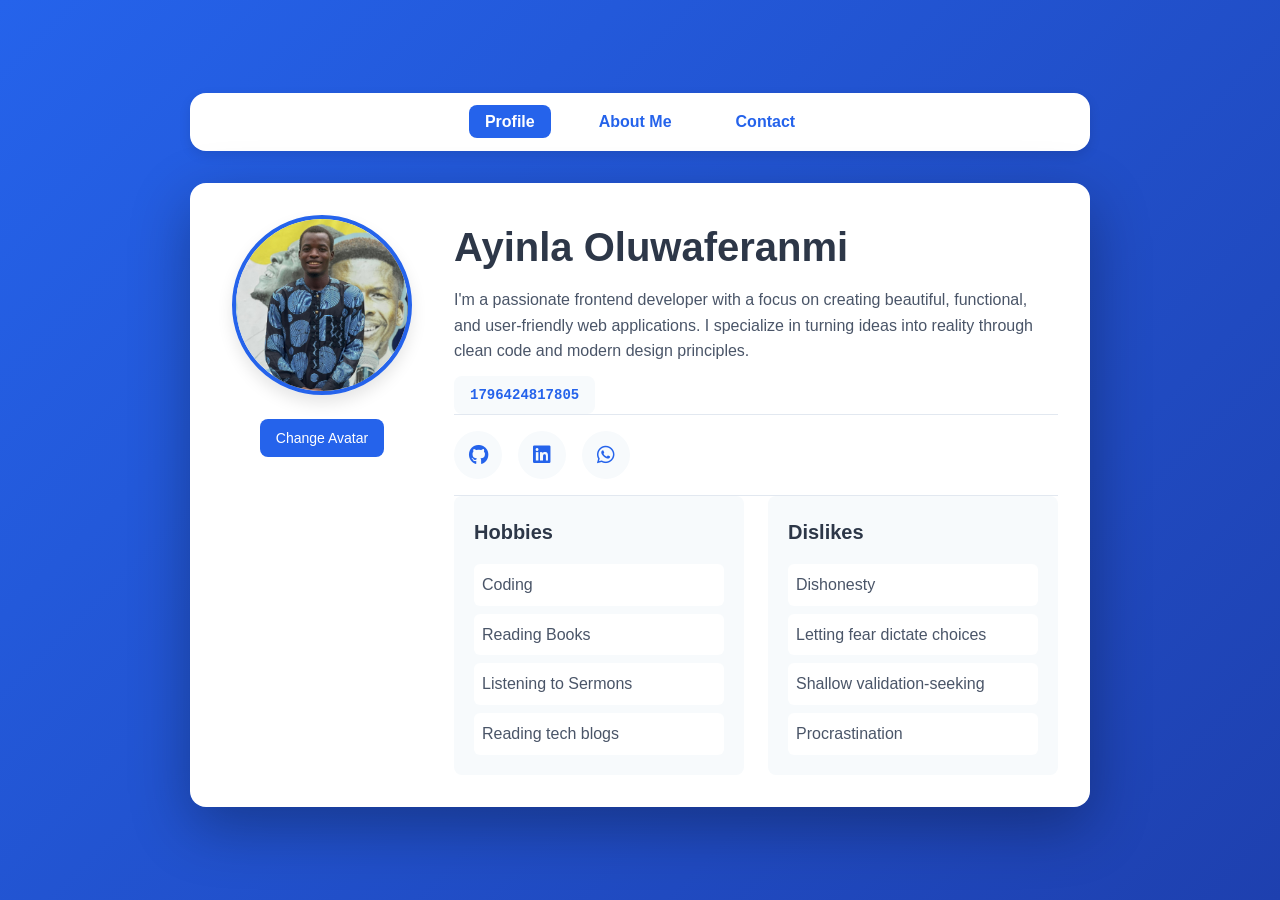
<file: index.html>
<!DOCTYPE html>
<html lang="en">
<head>
    <meta charset="UTF-8">
    <meta name="viewport" content="width=device-width, initial-scale=1.0">
    <title>Oluwaferanmi Profile Card</title>
    <link rel="stylesheet" href="https://cdnjs.cloudflare.com/ajax/libs/font-awesome/6.4.0/css/all.min.css">
    <link rel="stylesheet" href="styles.css">
</head>
<body>
    <div class="container">
        <!-- Navigation -->
        <nav class="main-nav" aria-label="Main navigation">
            <ul class="nav-list">
                <li><a href="index.html" class="nav-link active">Profile</a></li>
                <li><a href="about.html" class="nav-link">About Me</a></li>
                <li><a href="contact.html" class="nav-link">Contact</a></li>
            </ul>
        </nav>

        <article class="profile-card" data-testid="test-profile-card">
            <div class="card-content">
                <aside class="avatar-section">
                    <figure class="avatar-figure">
                        <img src="assets/avatar-img.jpg" alt="Oluwaferanmi's Avatar" class="avatar-img" data-testid="test-user-avatar" id="avatarImage">
                    </figure>
                    <div class="upload-container">
                        <label class="upload-label" for="avatarUpload">
                            <span class="upload-text">Change Avatar</span>
                            <input type="file" accept="image/*" id="avatarUpload" class="upload-input" aria-label="Upload new avatar image">
                        </label>
                    </div>
                </aside>
                <div class="main-content">
                    <header class="card-header">
                        <h2 class="user-name" data-testid="test-user-name">Ayinla Oluwaferanmi</h2>
                        <p class="user-bio" data-testid="test-user-bio">
                            I'm a passionate frontend developer with a focus on creating beautiful, functional, and user-friendly web applications.
                            I specialize in turning ideas into reality through clean code and modern design principles.
                        </p>
                        <div>
                            <span class="sr-only">Current TimeStamp</span>
                            <time id="currentTime" class="user-time" data-testid="test-user-time"></time>
                        </div>
                    </header>
                   
                    <nav class="social-nav" aria-label="Social media links">
                        <ul class="social-list" data-testid="test-user-social-links">
                            <li>
                                <a 
                                    href="https://github.com/Nouth-Ayinla" 
                                    class="social-link"
                                    data-testid="test-user-social-github"
                                    target="_blank"
                                    rel="noopener noreferrer"
                                    aria-label="Visit GitHub profile (opens in new tab)"
                                >
                                    <i class="fab fa-github"></i>
                                </a>
                            </li>
                            <li>
                                <a 
                                    href="https://www.linkedin.com/in/oluwaferanmi-ayinla-435773277" 
                                    class="social-link"
                                    data-testid="test-user-social-linkedin"
                                    target="_blank"
                                    rel="noopener noreferrer"
                                    aria-label="Visit LinkedIn profile (opens in new tab)"
                                >
                                    <i class="fab fa-linkedin"></i>
                                </a>
                            </li>
                            <li>
                                <a 
                                    href="https://wa.me/2349029278707" 
                                    class="social-link"
                                    data-testid="test-user-social-whatsapp"
                                    target="_blank"
                                    rel="noopener noreferrer"
                                    aria-label="Contact via WhatsApp (opens in new tab)"
                                >
                                    <i class="fab fa-whatsapp"></i>
                                </a>
                            </li>
                        </ul>
                    </nav>

                    <div class="lists-container">
                        <section class="list-section hobbies">
                            <h3 class="list-title">Hobbies</h3>
                            <ul class="list-items" data-testid="test-user-hobbies">
                                <li class="list-item">Coding</li>
                                <li class="list-item">Reading Books</li>
                                <li class="list-item">Listening to Sermons</li>
                                <li class="list-item">Reading tech blogs</li>
                            </ul>
                        </section>

                        <section class="list-section dislikes">
                            <h3 class="list-title">Dislikes</h3>
                            <ul class="list-items" data-testid="test-user-dislikes">
                                <li class="list-item">Dishonesty</li>
                                <li class="list-item">Letting fear dictate choices</li>
                                <li class="list-item">Shallow validation-seeking</li>
                                <li class="list-item">Procrastination</li>
                            </ul>
                        </section>
                    </div>
                </div>
            </div>
        </article>
    </div>

    <script src="script.js"></script>
</body>
</html>
</file>
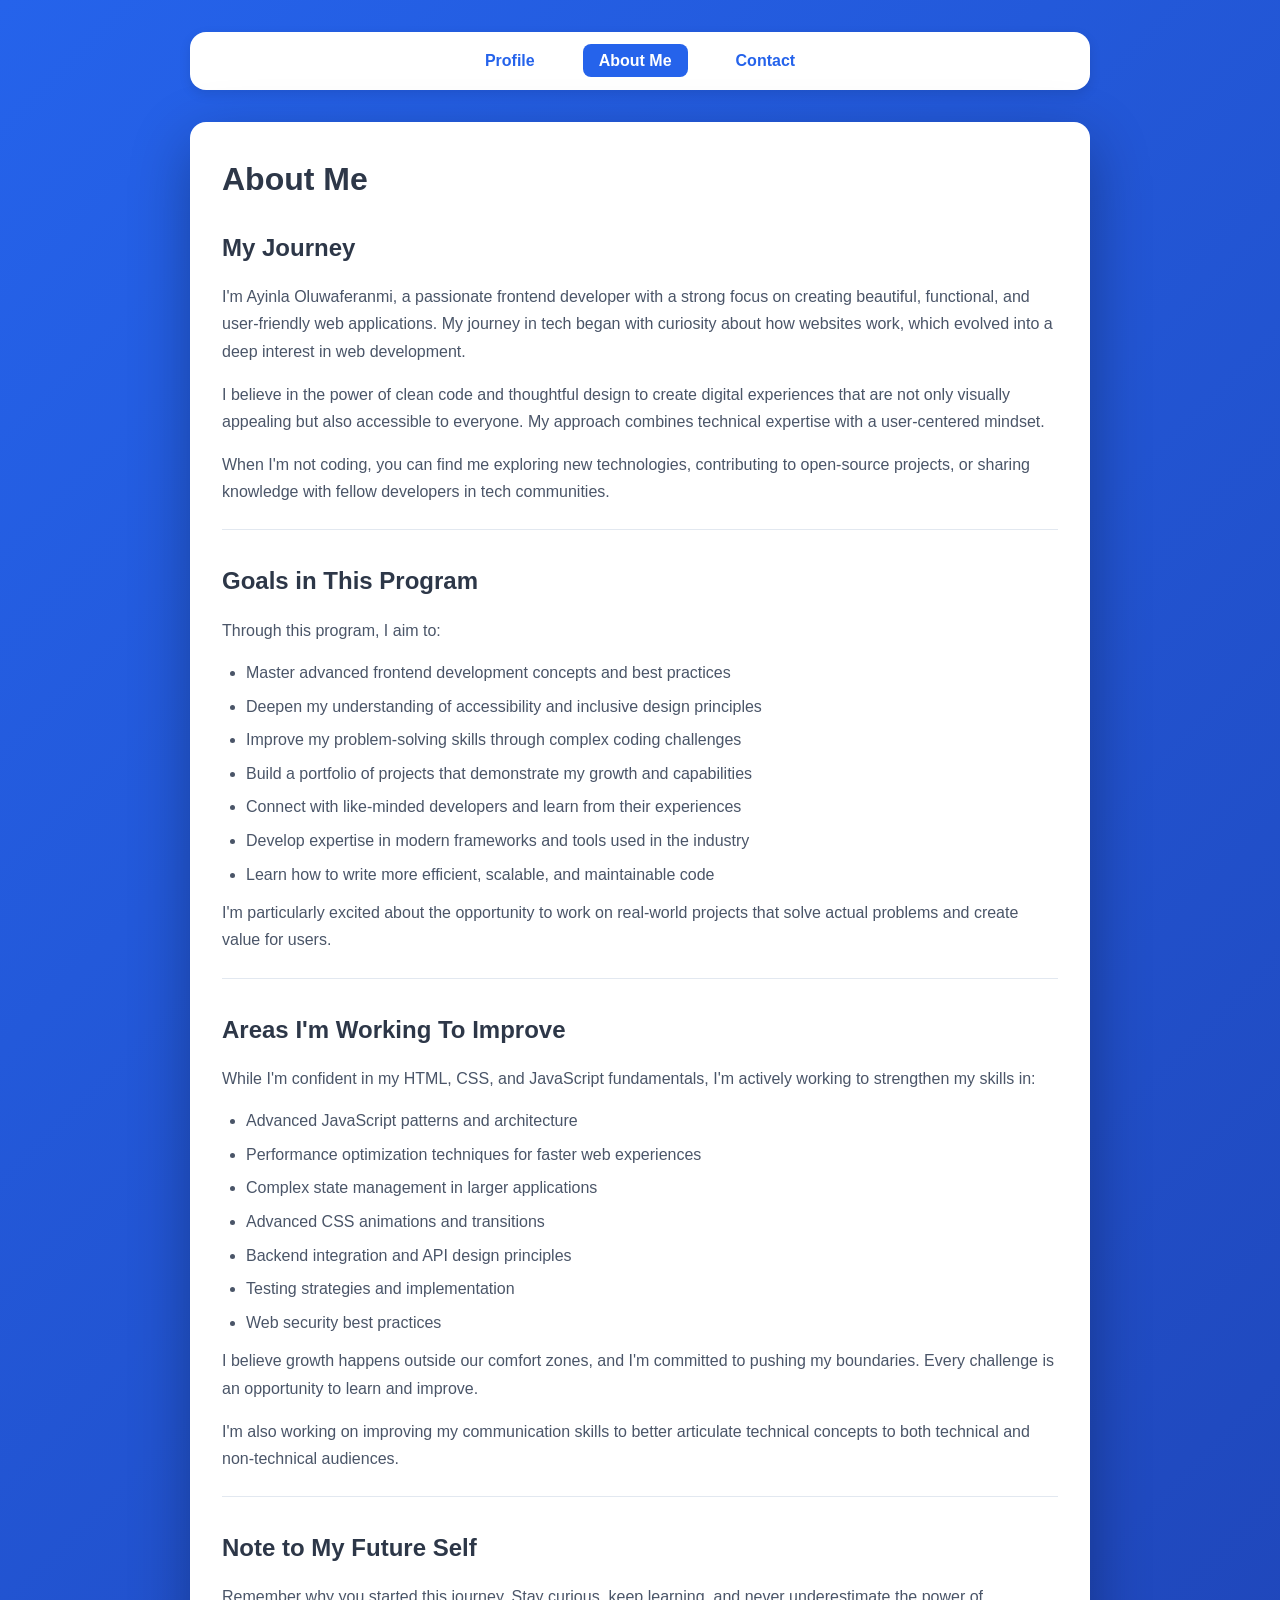
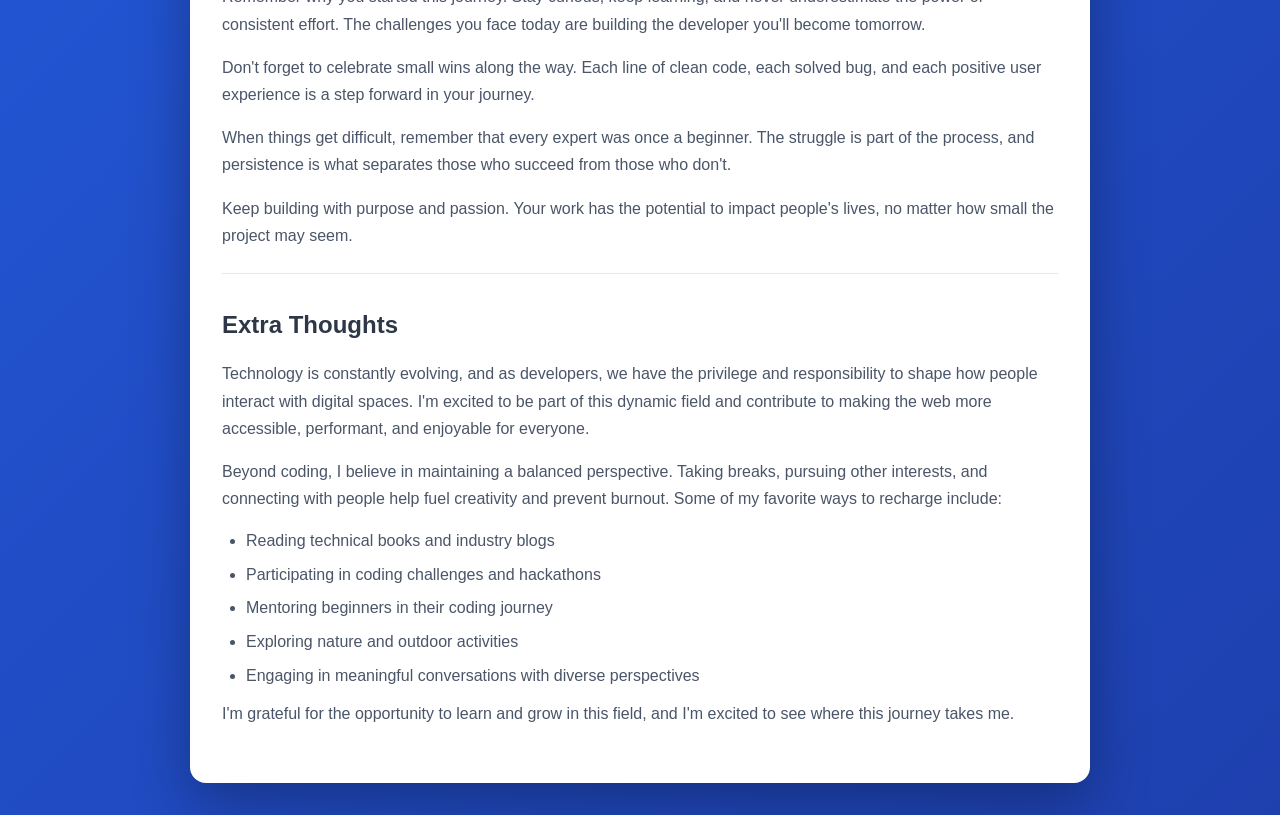
<file: about.html>
<!DOCTYPE html>
<html lang="en">
<head>
    <meta charset="UTF-8">
    <meta name="viewport" content="width=device-width, initial-scale=1.0">
    <title>About Me - Oluwaferanmi</title>
    <link rel="stylesheet" href="https://cdnjs.cloudflare.com/ajax/libs/font-awesome/6.4.0/css/all.min.css">
    <link rel="stylesheet" href="styles.css">
</head>
<body>
    <div class="container">
        <!-- Navigation -->
        <nav class="main-nav" aria-label="Main navigation">
            <ul class="nav-list">
                <li><a href="index.html" class="nav-link">Profile</a></li>
                <li><a href="about.html" class="nav-link active">About Me</a></li>
                <li><a href="contact.html" class="nav-link">Contact</a></li>
            </ul>
        </nav>

        <!-- About Me Page Content -->
        <main class="page-container" data-testid="test-about-page">
            <h1 class="page-title">About Me</h1>
            
            <section class="about-section" data-testid="test-about-bio">
                <h2 class="section-title">My Journey</h2>
                <div class="section-content">
                    <p>I'm Ayinla Oluwaferanmi, a passionate frontend developer with a strong focus on creating beautiful, functional, and user-friendly web applications. My journey in tech began with curiosity about how websites work, which evolved into a deep interest in web development.</p>
                    <p>I believe in the power of clean code and thoughtful design to create digital experiences that are not only visually appealing but also accessible to everyone. My approach combines technical expertise with a user-centered mindset.</p>
                    <p>When I'm not coding, you can find me exploring new technologies, contributing to open-source projects, or sharing knowledge with fellow developers in tech communities.</p>
                </div>
            </section>

            <section class="about-section" data-testid="test-about-goals">
                <h2 class="section-title">Goals in This Program</h2>
                <div class="section-content">
                    <p>Through this program, I aim to:</p>
                    <ul>
                        <li>Master advanced frontend development concepts and best practices</li>
                        <li>Deepen my understanding of accessibility and inclusive design principles</li>
                        <li>Improve my problem-solving skills through complex coding challenges</li>
                        <li>Build a portfolio of projects that demonstrate my growth and capabilities</li>
                        <li>Connect with like-minded developers and learn from their experiences</li>
                        <li>Develop expertise in modern frameworks and tools used in the industry</li>
                        <li>Learn how to write more efficient, scalable, and maintainable code</li>
                    </ul>
                    <p>I'm particularly excited about the opportunity to work on real-world projects that solve actual problems and create value for users.</p>
                </div>
            </section>

            <section class="about-section" data-testid="test-about-confidence">
                <h2 class="section-title">Areas I'm Working To Improve</h2>
                <div class="section-content">
                    <p>While I'm confident in my HTML, CSS, and JavaScript fundamentals, I'm actively working to strengthen my skills in:</p>
                    <ul>
                        <li>Advanced JavaScript patterns and architecture</li>
                        <li>Performance optimization techniques for faster web experiences</li>
                        <li>Complex state management in larger applications</li>
                        <li>Advanced CSS animations and transitions</li>
                        <li>Backend integration and API design principles</li>
                        <li>Testing strategies and implementation</li>
                        <li>Web security best practices</li>
                    </ul>
                    <p>I believe growth happens outside our comfort zones, and I'm committed to pushing my boundaries. Every challenge is an opportunity to learn and improve.</p>
                    <p>I'm also working on improving my communication skills to better articulate technical concepts to both technical and non-technical audiences.</p>
                </div>
            </section>

            <section class="about-section" data-testid="test-about-future-note">
                <h2 class="section-title">Note to My Future Self</h2>
                <div class="section-content">
                    <p>Remember why you started this journey. Stay curious, keep learning, and never underestimate the power of consistent effort. The challenges you face today are building the developer you'll become tomorrow.</p>
                    <p>Don't forget to celebrate small wins along the way. Each line of clean code, each solved bug, and each positive user experience is a step forward in your journey.</p>
                    <p>When things get difficult, remember that every expert was once a beginner. The struggle is part of the process, and persistence is what separates those who succeed from those who don't.</p>
                    <p>Keep building with purpose and passion. Your work has the potential to impact people's lives, no matter how small the project may seem.</p>
                </div>
            </section>

            <section class="about-section" data-testid="test-about-extra">
                <h2 class="section-title">Extra Thoughts</h2>
                <div class="section-content">
                    <p>Technology is constantly evolving, and as developers, we have the privilege and responsibility to shape how people interact with digital spaces. I'm excited to be part of this dynamic field and contribute to making the web more accessible, performant, and enjoyable for everyone.</p>
                    <p>Beyond coding, I believe in maintaining a balanced perspective. Taking breaks, pursuing other interests, and connecting with people help fuel creativity and prevent burnout. Some of my favorite ways to recharge include:</p>
                    <ul>
                        <li>Reading technical books and industry blogs</li>
                        <li>Participating in coding challenges and hackathons</li>
                        <li>Mentoring beginners in their coding journey</li>
                        <li>Exploring nature and outdoor activities</li>
                        <li>Engaging in meaningful conversations with diverse perspectives</li>
                    </ul>
                    <p>I'm grateful for the opportunity to learn and grow in this field, and I'm excited to see where this journey takes me.</p>
                </div>
            </section>
        </main>
    </div>

    <script src="script.js"></script>
</body>
</html>
</file>
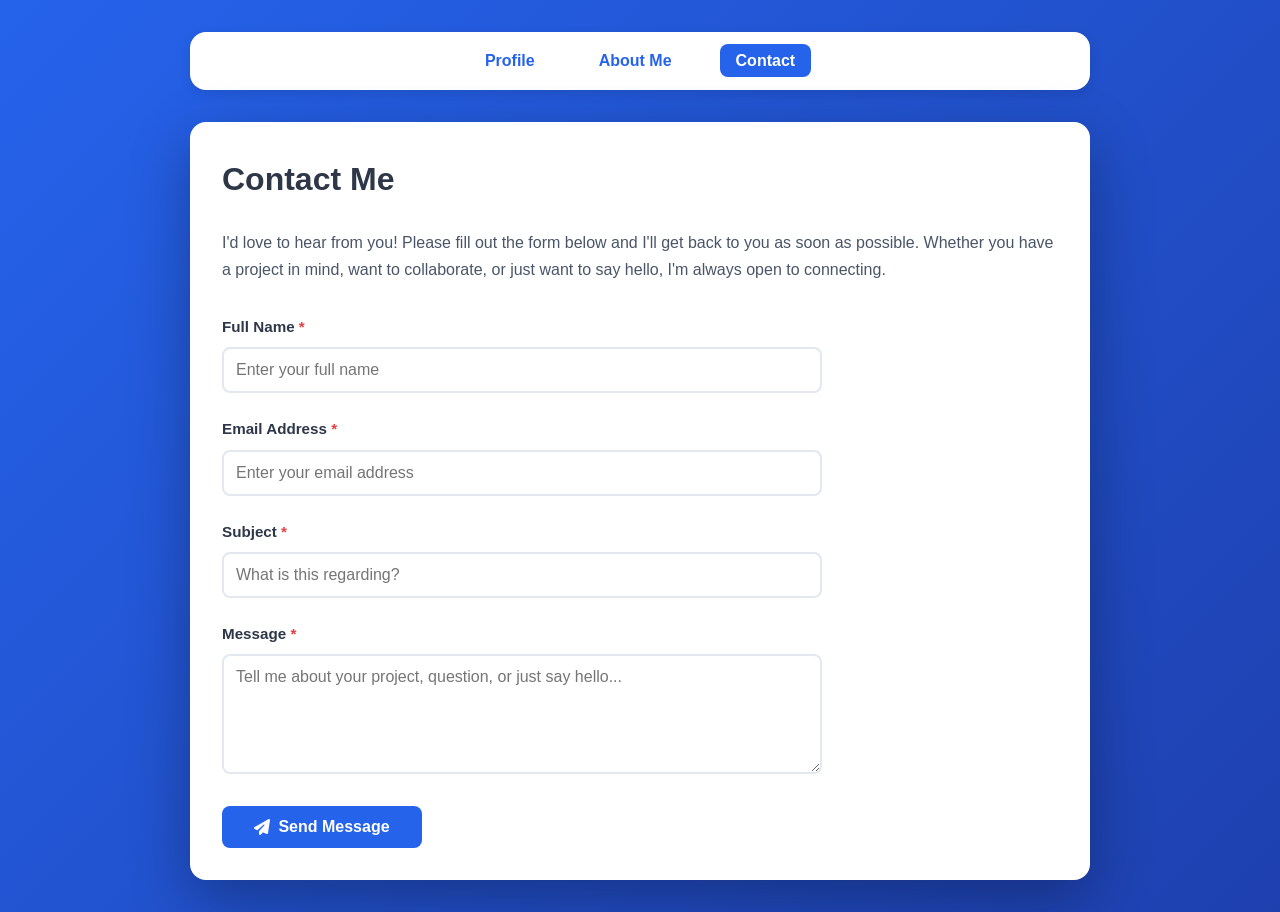
<file: contact.html>
<!DOCTYPE html>
<html lang="en">
<head>
    <meta charset="UTF-8">
    <meta name="viewport" content="width=device-width, initial-scale=1.0">
    <title>Contact Us - Oluwaferanmi</title>
    <link rel="stylesheet" href="https://cdnjs.cloudflare.com/ajax/libs/font-awesome/6.4.0/css/all.min.css">
    <link rel="stylesheet" href="styles.css">
</head>
<body>
    <div class="container">
        <!-- Navigation -->
        <nav class="main-nav" aria-label="Main navigation">
            <ul class="nav-list">
                <li><a href="index.html" class="nav-link">Profile</a></li>
                <li><a href="about.html" class="nav-link">About Me</a></li>
                <li><a href="contact.html" class="nav-link active">Contact</a></li>
            </ul>
        </nav>

        <!-- Contact Form -->
        <main class="page-container">
            <h1 class="page-title">Contact Me</h1>
            <p class="contact-intro">I'd love to hear from you! Please fill out the form below and I'll get back to you as soon as possible. Whether you have a project in mind, want to collaborate, or just want to say hello, I'm always open to connecting.</p>
            
            <div class="success-message" data-testid="test-contact-success">
                <i class="fas fa-check-circle"></i>
                Thank you for your message! I'll get back to you soon.
            </div>
            
            <form class="form-container" id="contactForm" novalidate>
                <div class="form-group">
                    <label for="fullName" class="form-label">Full Name <span class="required-asterisk">*</span></label>
                    <input 
                        type="text" 
                        id="fullName" 
                        class="form-input" 
                        data-testid="test-contact-name"
                        aria-describedby="name-error"
                        aria-required="true"
                        required
                        placeholder="Enter your full name"
                    >
                    <span class="error-message" id="name-error" data-testid="test-contact-error-name" 
      role="alert" aria-live="polite">
                        <i class="fas fa-exclamation-circle"></i>
                        Please enter your full name
                    </span>
                </div>
                
                <div class="form-group">
                    <label for="email" class="form-label">Email Address <span class="required-asterisk">*</span></label>
                    <input 
                        type="email" 
                        id="email" 
                        class="form-input" 
                        data-testid="test-contact-email"
                        aria-describedby="email-error"
                        aria-required="true"
                        required
                        placeholder="Enter your email address"
                    >
                    <div class="error-message" id="email-error" data-testid="test-contact-error-email">
                        <i class="fas fa-exclamation-circle"></i>
                        Please enter a valid email address
                    </div>
                </div>
                
                <div class="form-group">
                    <label for="subject" class="form-label">Subject <span class="required-asterisk">*</span></label>
                    <input 
                        type="text" 
                        id="subject" 
                        class="form-input" 
                        data-testid="test-contact-subject"
                        aria-describedby="subject-error"
                        aria-required="true"
                        required
                        placeholder="What is this regarding?"
                    >
                    <div class="error-message" id="subject-error" data-testid="test-contact-error-subject">
                        <i class="fas fa-exclamation-circle"></i>
                        Please enter a subject
                    </div>
                </div>
                
                <div class="form-group">
                    <label for="message" class="form-label">Message <span class="required-asterisk">*</span></label>
                    <textarea 
                        id="message" 
                        class="form-textarea" 
                        data-testid="test-contact-message"
                        aria-describedby="message-error"
                        aria-required="true"
                        required
                        placeholder="Tell me about your project, question, or just say hello..."
                    ></textarea>
                    <div class="error-message" id="message-error" data-testid="test-contact-error-message">
                        <i class="fas fa-exclamation-circle"></i>
                        Message must be at least 10 characters long
                    </div>
                </div>
                
                <button type="submit" class="btn" data-testid="test-contact-submit">
                    <i class="fas fa-paper-plane"></i>
                    Send Message
                </button>
            </form>

           
        </main>
    </div>

    <script src="script.js"></script>
</body>
</html>
</file>
<file: styles.css>
/* Base styles */
* {
    margin: 0;
    padding: 0;
    box-sizing: border-box;
}

body {
    font-family: 'Poppins', sans-serif;
    background: linear-gradient(135deg, #2563eb 0%, #1e40af);
    min-height: 100vh;
    display: flex;
    flex-direction: column;
    align-items: center;
    justify-content: center;
    padding: 1rem;
    line-height: 1.6;
}

.container {
    max-width: 1200px;
    width: 100%;
    display: flex;
    flex-direction: column;
    align-items: center;
}

/* Navigation */
.main-nav {
    background: #ffffff;
    border-radius: 1rem;
    box-shadow: 0 4px 12px rgba(0,0,0,0.1);
    margin-bottom: 2rem;
    padding: 1rem;
    width: 100%;
    max-width: 900px;
}

.nav-list {
    display: flex;
    list-style: none;
    justify-content: center;
    gap: 1rem;
    flex-wrap: wrap;
}

.nav-link {
    text-decoration: none;
    color: #2563eb;
    font-weight: 600;
    padding: 0.5rem 1rem;
    border-radius: 0.5rem;
    transition: all 0.3s ease;
    font-size: 0.9rem;
    position: relative;
}

.nav-link:hover, .nav-link.active {
    background: #2563eb;
    color: white;
}

.nav-link:focus {
    outline: 2px solid #2d3748;
    outline-offset: 2px;
}

/* Profile Card Styles */
.profile-card {
    background: #ffffff;
    border-radius: 1rem;
    box-shadow: 0 20px 60px rgba(0,0,0,0.3);
    width: 100%;
    max-width: 900px;
    animation: slideIn 0.5s ease-out;
}

@keyframes slideIn {
    from {
        opacity: 0;
        transform: translateY(20px);
    }
    to {
        opacity: 1;
        transform: translateY(0);
    }
}

.card-content {
    display: flex;
    flex-direction: column;
    gap: 2rem;
    padding: 1.5rem;
}

/* Avatar Section */
.avatar-section {
    display: flex;
    flex-direction: column;
    align-items: center;
    gap: 1rem;
}

.avatar-figure {
    margin: 0;
}

.avatar-img {
    width: 120px;
    height: 120px;
    border-radius: 50%;
    object-fit: cover;
    border: 4px solid #2563eb;
    box-shadow: 0 8px 16px rgba(0, 0, 0, 0.1);
    transition: transform 0.3s ease;
}

.avatar-img:hover {
    transform: scale(1.05);
}

.upload-container {
    display: flex;
    flex-direction: column;
    align-items: center;
    gap: 0.5rem;
}

.upload-label {
    display: inline-block;
    padding: 0.5rem 1rem;
    background: #2563eb;
    color: white;
    border-radius: 0.5rem;
    cursor: pointer;
    font-size: 0.875rem;
    transition: all 0.3s ease;
}

.upload-label:hover,
.upload-label:focus-within {
    background: #1e40af;
    transform: translateY(-2px);
    box-shadow: 0 4px 8px rgba(37, 99, 235, 0.3);
}

.upload-input {
    position: absolute;
    width: 1px;
    height: 1px;
    padding: 0;
    margin: -1px;
    overflow: hidden;
    clip: rect(0, 0, 0, 0);
    white-space: nowrap;
    border: 0;
}

/* Header Section */
.card-header {
    text-align: center;
}

.user-name {
    font-size: 1.75rem;
    font-weight: 700;
    color: #2d3748;
    margin-bottom: 0.5rem;
}

.user-bio {
    color: #4a5568;
    font-size: 1rem;
    max-width: 600px;
    margin: 0 auto;
}

.user-time {
    display: inline-block;
    margin-top: 0.75rem;
    padding: 0.5rem 1rem;
    background: #f7fafc;
    border-radius: 0.5rem;
    font-family: 'Courier New', monospace;
    font-size: 0.875rem;
    color: #2563eb;
    font-weight: 600;
}

/* Social Links */
.social-nav {
    display: flex;
    justify-content: center;
    flex-wrap: wrap;
    gap: 1rem;
    padding: 1rem 0;
    border-top: 1px solid #e2e8f0;
    border-bottom: 1px solid #e2e8f0;
}

.social-list {
    display: flex;
    gap: 1rem;
    list-style: none;
    flex-wrap: wrap;
    justify-content: center;
}

.social-link {
    display: flex;
    align-items: center;
    justify-content: center;
    width: 2.5rem;
    height: 2.5rem;
    background: #f7fafc;
    border-radius: 50%;
    text-decoration: none;
    color: #2563eb;
    font-weight: 500;
    font-size: 1.1rem;
    transition: all 0.3s ease;
    border: 2px solid transparent;
}

.social-link:hover,
.social-link:focus {
    background: #2563eb;
    color: white;
    transform: translateY(-4px);
    box-shadow: 0 6px 12px rgba(37, 99, 235, 0.3);
    outline: none;
}

.social-link:focus {
    border-color: #2d3748;
}

/* Lists Section */
.lists-container {
    display: grid;
    grid-template-columns: 1fr;
    gap: 1.5rem;
}

.list-section {
    background: #f7fafc;
    padding: 1.25rem;
    border-radius: 0.5rem;
}

.list-title {
    font-size: 1.25rem;
    font-weight: 600;
    color: #2d3748;
    margin-bottom: 1rem;
    display: flex;
    align-items: center;
    gap: 0.5rem;
}

.list-items {
    list-style: none;
    display: flex;
    flex-direction: column;
    gap: 0.5rem;
}

.list-item {
    padding: 0.5rem;
    background: white;
    border-radius: 0.375rem;
    color: #4a5568;
    display: flex;
    align-items: center;
    gap: 0.5rem;
    transition: transform 0.2s ease;
}

.list-item:hover {
    transform: translateX(5px);
}

/* Page container for About and Contact pages */
.page-container {
    background: #ffffff;
    border-radius: 1rem;
    box-shadow: 0 20px 60px rgba(0,0,0,0.3);
    padding: 1.5rem;
    animation: slideIn 0.5s ease-out;
    width: 100%;
    max-width: 900px;
}

.page-title {
    font-size: 1.75rem;
    font-weight: 700;
    color: #2d3748;
    margin-bottom: 1.5rem;
    text-align: center;
}

/* Contact page intro */
.contact-intro {
    margin-bottom: 2rem;
    color: #4a5568;
    line-height: 1.7;
}

/* Other contact section */
.other-contact-section {
    margin-top: 3rem;
    padding-top: 2rem;
    border-top: 1px solid #e2e8f0;
}

/* Required asterisk */
.required-asterisk {
    color: #e53e3e;
}

/* Form styles */
.form-container {
    width: 100%;
}

.form-group {
    margin-bottom: 1.5rem;
}

.form-label {
    display: block;
    margin-bottom: 0.5rem;
    font-weight: 600;
    color: #2d3748;
    font-size: 0.95rem;
}

.form-input, .form-textarea {
    width: 100%;
    padding: 0.75rem;
    border: 2px solid #e2e8f0;
    border-radius: 0.5rem;
    font-family: inherit;
    font-size: 1rem;
    transition: all 0.3s ease;
    background: #ffffff;
}

.form-input:focus, .form-textarea:focus {
    outline: none;
    border-color: #2563eb;
    box-shadow: 0 0 0 3px rgba(37, 99, 235, 0.1);
}

.form-input:hover:not(:focus), .form-textarea:hover:not(:focus) {
    border-color: #cbd5e0;
}

/* Invalid state for form inputs */
.form-input.invalid, .form-textarea.invalid {
    border-color: #e53e3e;
}

.form-input[aria-invalid="true"], .form-textarea[aria-invalid="true"] {
    border-color: #e53e3e;
    background: #fff5f5;
}

.form-textarea {
    min-height: 120px;
    resize: vertical;
}

.btn {
    display: inline-flex;
    align-items: center;
    justify-content: center;
    padding: 0.75rem 1.5rem;
    background: #2563eb;
    color: white;
    border: none;
    border-radius: 0.5rem;
    font-size: 1rem;
    font-weight: 600;
    cursor: pointer;
    transition: all 0.3s ease;
    width: 100%;
    gap: 0.5rem;
}

.btn:hover {
    background: #1e40af;
    transform: translateY(-2px);
    box-shadow: 0 4px 8px rgba(37, 99, 235, 0.3);
}

.btn:focus {
    outline: 2px solid #2563eb;
    outline-offset: 2px;
}

.btn:active {
    transform: translateY(0);
}

/* Error and success messages */
.error-message {
    color: #e53e3e;
    font-size: 0.875rem;
    margin-top: 0.5rem;
    display: none;
    line-height: 1.4;
    padding: 0.25rem 0;
}

.error-message i {
    margin-right: 0.25rem;
}

.success-message {
    display:none;
    background: #c6f6d5;
    color: #22543d;
    padding: 1rem;
    border-radius: 0.5rem;
    margin-bottom: 1.5rem;
    display: none;
    text-align: center;
    font-weight: 500;
    border: 2px solid #9ae6b4;
    animation: slideDown 0.3s ease-out;
}

@keyframes slideDown {
    from {
        opacity: 0;
        transform: translateY(-10px);
    }
    to {
        opacity: 1;
        transform: translateY(0);
    }
}

/* About page sections */
.about-section {
    margin-bottom: 2rem;
    padding-bottom: 1.5rem;
    border-bottom: 1px solid #e2e8f0;
}

.about-section:last-child {
    border-bottom: none;
    margin-bottom: 0;
}

.section-title {
    font-size: 1.4rem;
    color: #2d3748;
    margin-bottom: 1rem;
    font-weight: 600;
}

.section-content {
    color: #4a5568;
    line-height: 1.7;
    font-size: 0.95rem;
}

.section-content p {
    margin-bottom: 1rem;
}

.section-content p:last-child {
    margin-bottom: 0;
}

.section-content ul {
    margin-left: 1.5rem;
    margin-top: 0.75rem;
    margin-bottom: 0.75rem;
}

.section-content li {
    margin-bottom: 0.5rem;
    line-height: 1.6;
}

.section-content a {
    color: #2563eb;
    text-decoration: none;
    font-weight: 500;
    transition: color 0.2s ease;
}

.section-content a:hover {
    color: #1e40af;
    text-decoration: underline;
}

/* ===== RESPONSIVE DESIGN ===== */

/* Tablet styles (768px and up) */
@media (min-width: 768px) {
    body {
        padding: 2rem;
    }

    .card-content {
        flex-direction: row;
        gap: 2rem;
        padding: 2rem;
    }

    .avatar-section {
        flex: 0 0 200px;
    }

    .main-content {
        flex: 1;
    }

    .card-header {
        text-align: left;
    }

    .user-bio {
        margin: 0;
    }

    .social-nav {
        justify-content: flex-start;
    }

    .social-list {
        justify-content: flex-start;
    }

    .lists-container {
        grid-template-columns: 1fr 1fr;
    }

    .page-container {
        padding: 2rem;
    }

    .page-title {
        text-align: left;
        font-size: 2rem;
    }

    .form-container {
        max-width: 600px;
    }

    .btn {
        width: auto;
        min-width: 200px;
    }

    .nav-list {
        gap: 2rem;
    }

    .nav-link {
        font-size: 1rem;
    }
}

/* Desktop styles (1024px and up) */
@media (min-width: 1024px) {
    .avatar-img {
        width: 180px;
        height: 180px;
    }

    .user-name {
        font-size: 2.5rem;
    }

    .social-link {
        width: 3rem;
        height: 3rem;
        font-size: 1.25rem;
    }

    .section-title {
        font-size: 1.5rem;
    }

    .section-content {
        font-size: 1rem;
    }
}

/* Large desktop styles (1200px and up) */
@media (min-width: 1200px) {
    .container {
        padding: 0;
    }
}

/* Small mobile devices (480px and below) */
@media (max-width: 480px) {
    body {
        padding: 0.5rem;
        justify-content: flex-start;
        min-height: 100vh;
    }

    .card-content {
        padding: 1rem;
        gap: 1.5rem;
    }

    .page-container {
        padding: 1rem;
    }

    .user-name {
        font-size: 1.5rem;
    }

    .page-title {
        font-size: 1.5rem;
    }

    .avatar-img {
        width: 100px;
        height: 100px;
    }

    .nav-list {
        gap: 0.5rem;
    }

    .nav-link {
        padding: 0.4rem 0.8rem;
        font-size: 0.8rem;
    }

    .social-link {
        width: 2.2rem;
        height: 2.2rem;
        font-size: 1rem;
    }

    .list-section {
        padding: 1rem;
    }

    .section-content {
        font-size: 0.9rem;
    }
}

/* Reduced motion for accessibility */
@media (prefers-reduced-motion: reduce) {
    *,
    *::before,
    *::after {
        animation-duration: 0.01ms !important;
        animation-iteration-count: 1 !important;
        transition-duration: 0.01ms !important;
    }
}

/* Print styles */
@media print {
    body {
        background: white;
        padding: 0;
    }

    .main-nav,
    .upload-container,
    .btn {
        display: none;
    }

    .profile-card,
    .page-container {
        box-shadow: none;
        border: 1px solid #000;
    }
}

/* Focus styles */
*:focus-visible {
    outline: 2px solid #2563eb;
    outline-offset: 2px;
}

.sr-only {
    position: absolute;
    width: 1px;
    height: 1px;
    padding: 0;
    margin: -1px;
    overflow: hidden;
    clip: rect(0, 0, 0, 0);
    white-space: nowrap;
    border: 0;
}
</file>
